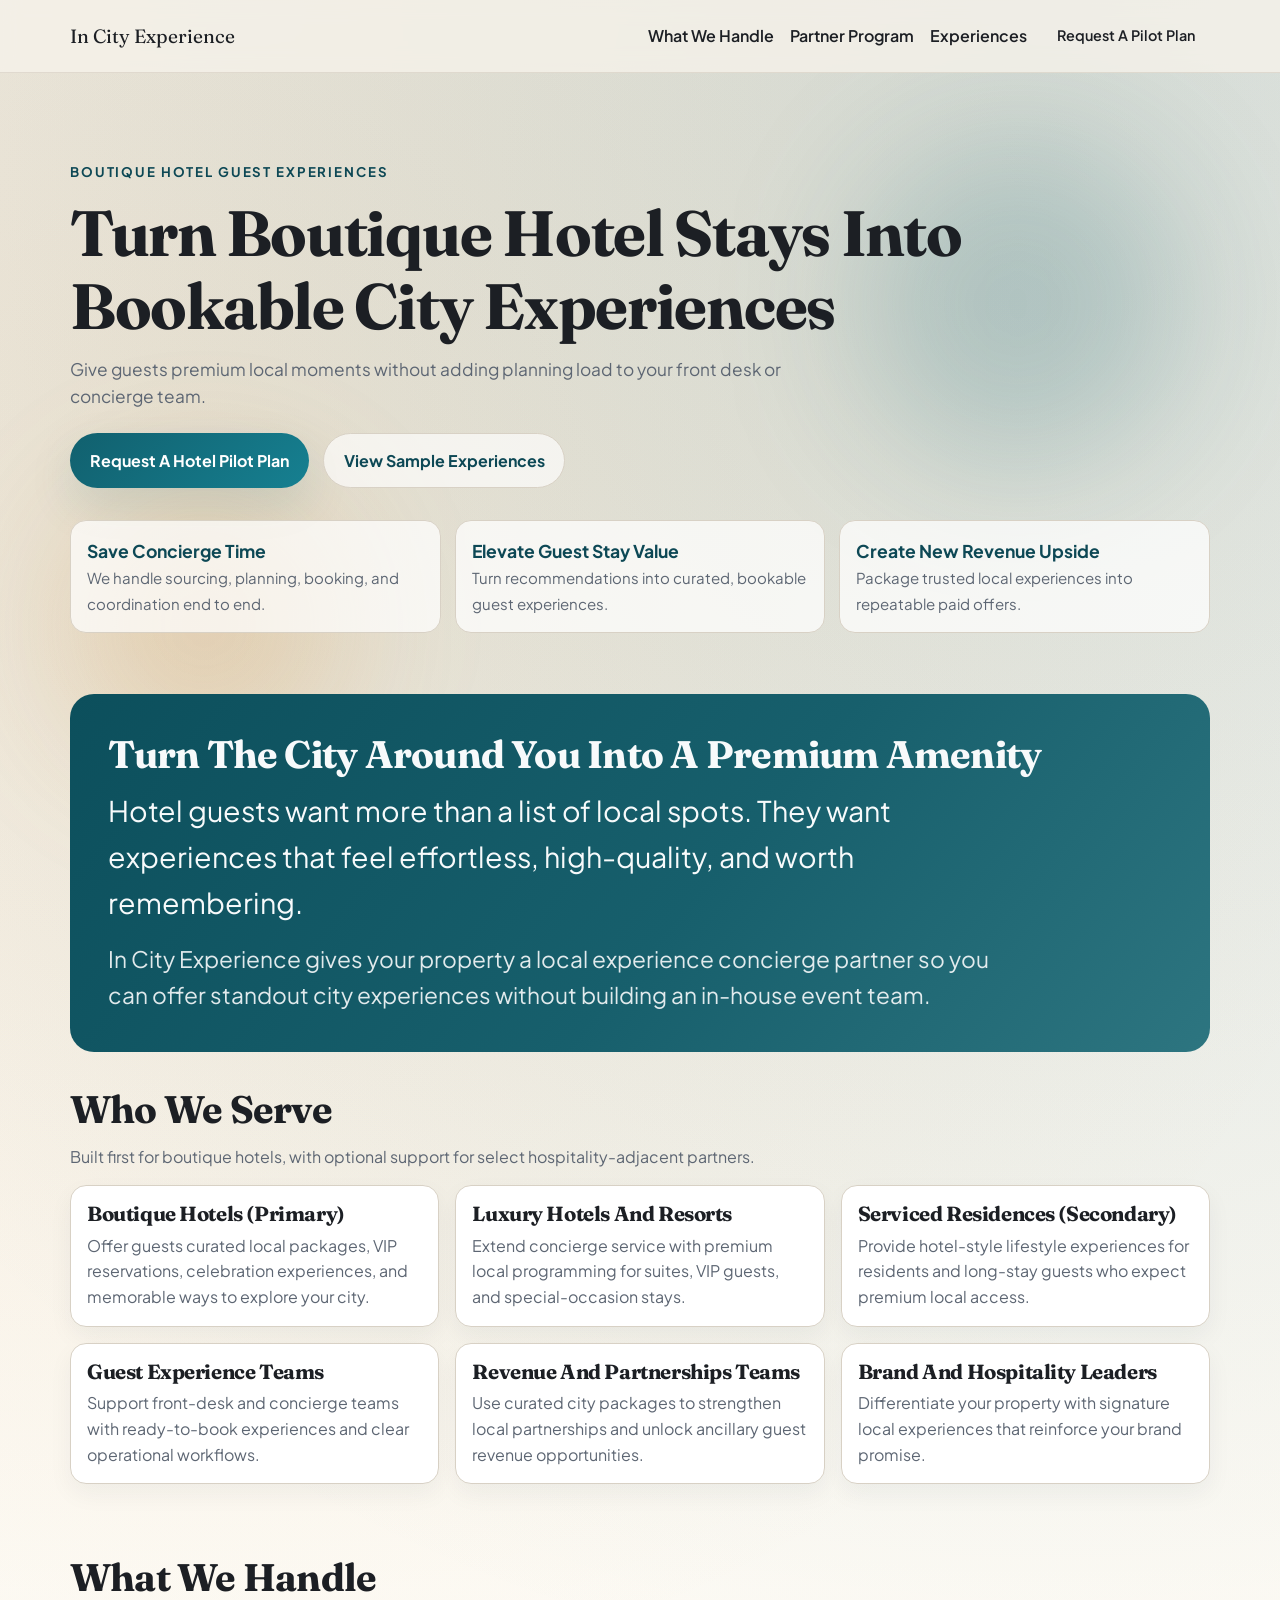
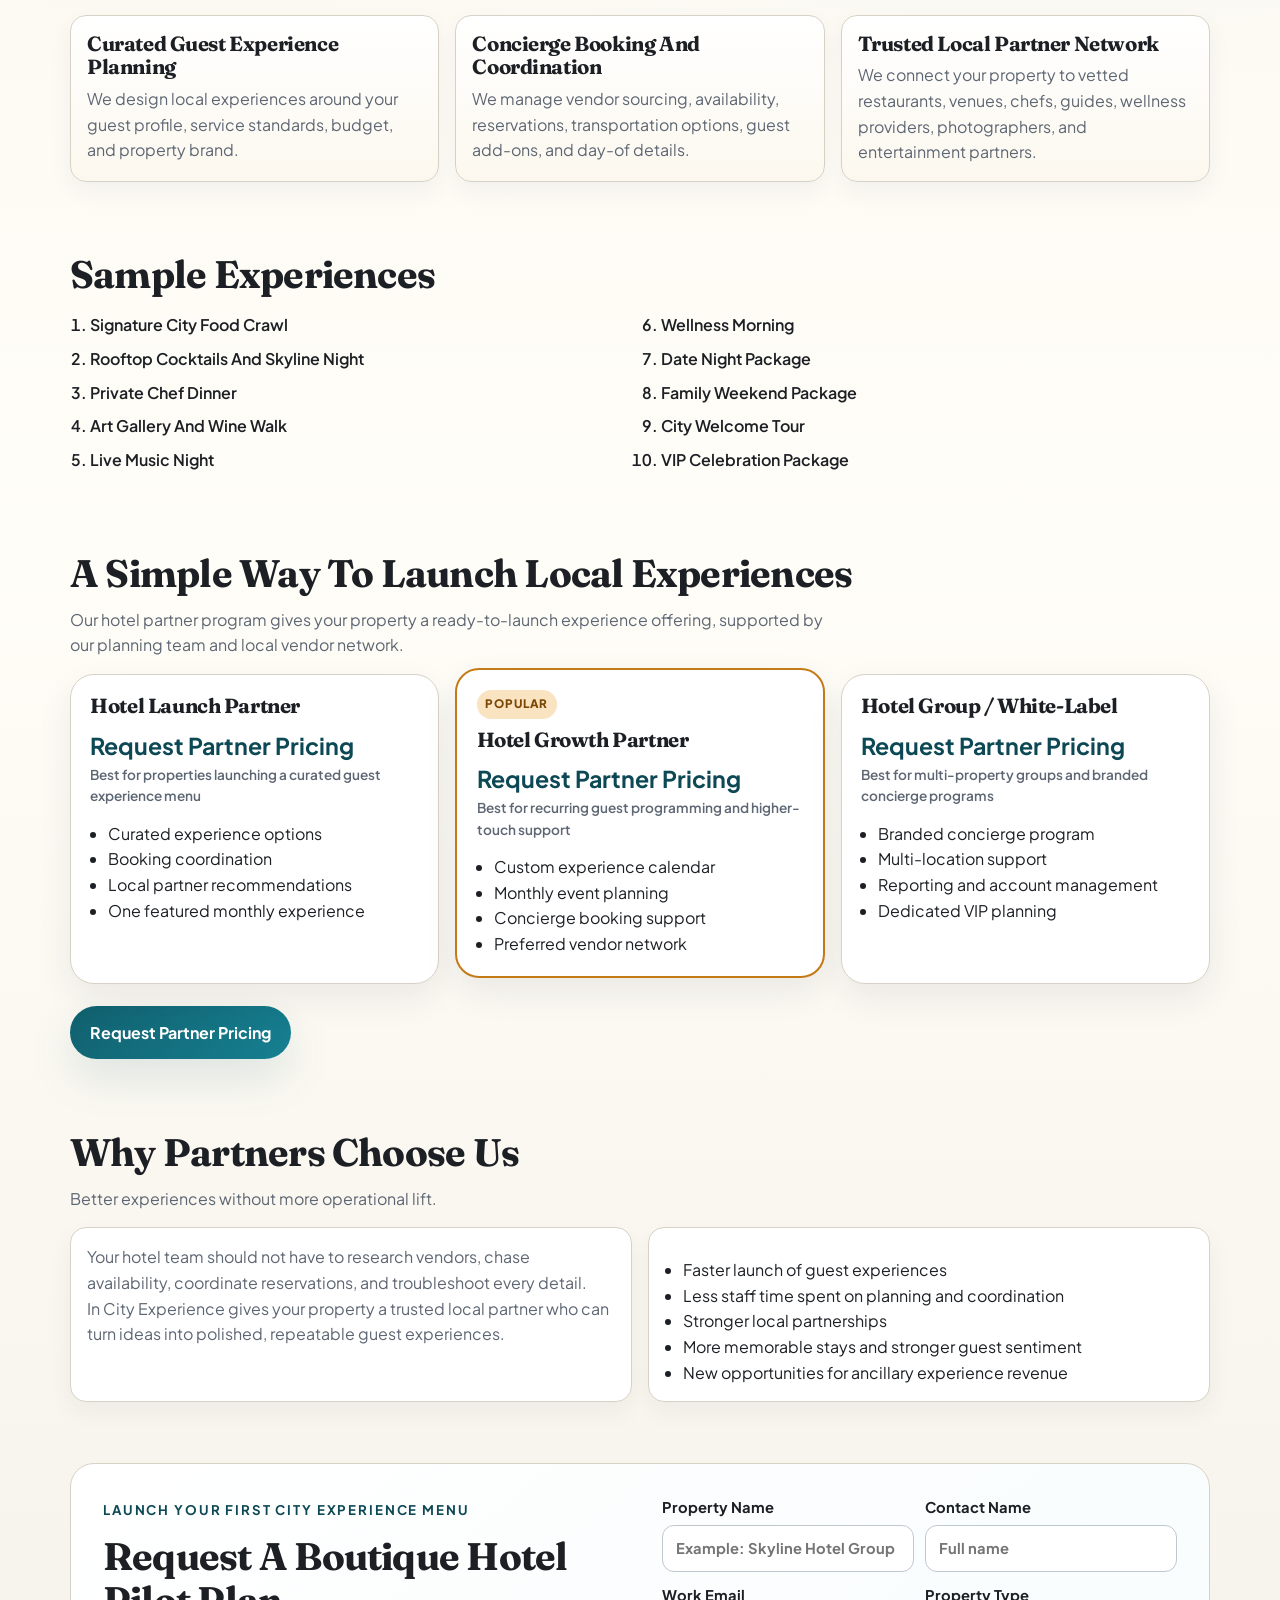
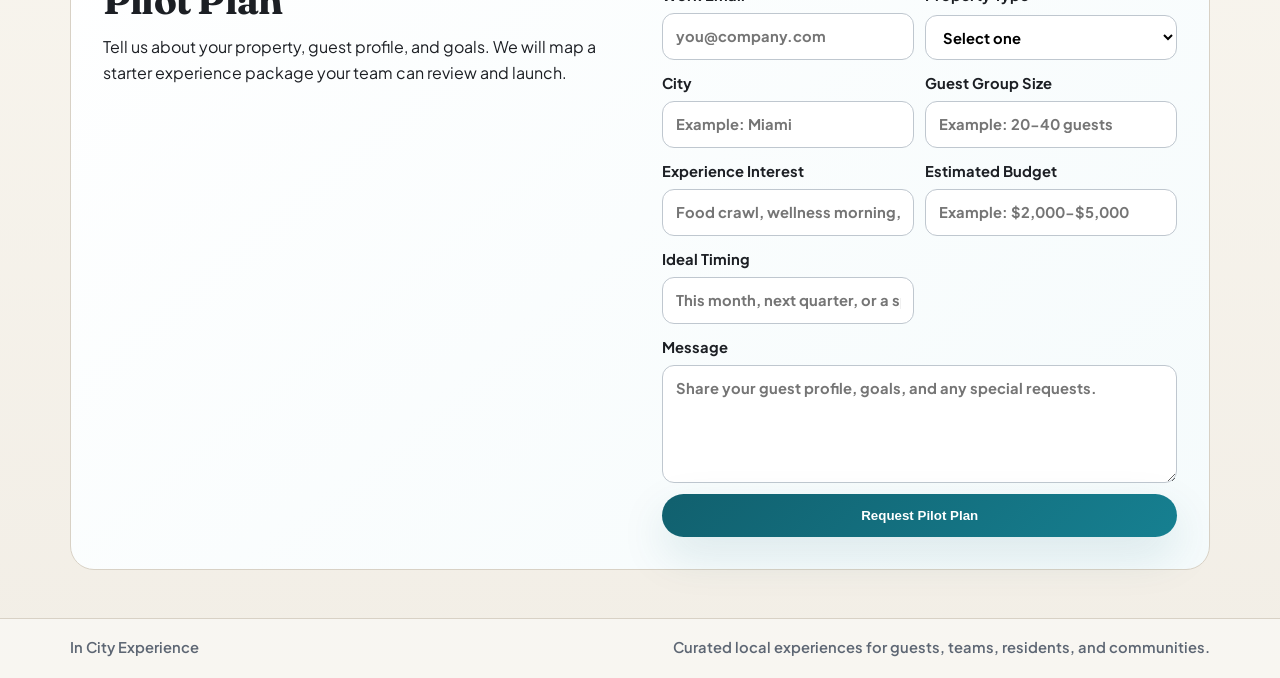
<file: index.html>
<!DOCTYPE html>
<html lang="en">

<head>
    <meta charset="UTF-8" />
    <meta name="viewport" content="width=device-width, initial-scale=1.0" />
    <title>In City Experience | Curated Local Experiences</title>
    <meta name="description"
        content="In City Experience helps hotels, companies, and communities turn the city around them into a premium amenity through curated local experiences." />
    <link rel="preconnect" href="https://fonts.googleapis.com" />
    <link rel="preconnect" href="https://fonts.gstatic.com" crossorigin />
    <link
        href="https://fonts.googleapis.com/css2?family=Fraunces:opsz,wght@9..144,500;9..144,700&family=Plus+Jakarta+Sans:wght@400;500;600;700;800&display=swap"
        rel="stylesheet" />
    <link rel="stylesheet" href="styles.css" />
</head>

<body>
    <div class="bg-orb bg-orb-a" aria-hidden="true"></div>
    <div class="bg-orb bg-orb-b" aria-hidden="true"></div>

    <header class="site-header">
        <div class="container nav-wrap">
            <a href="#top" class="brand">In City Experience</a>
            <nav class="top-nav" aria-label="Primary">
                <a href="#services">What We Handle</a>
                <a href="#packages">Partner Program</a>
                <a href="#experiences">Experiences</a>
                <a href="#contact" class="btn btn-sm">Request A Pilot Plan</a>
            </nav>
        </div>
    </header>

    <main id="top">
        <section class="hero container reveal">
            <p class="eyebrow">Boutique Hotel Guest Experiences</p>
            <h1 id="hero-headline">Curated City Experiences For Boutique Hotel Guests</h1>
            <p id="hero-subheadline" class="hero-copy">
                In City Experience helps boutique hotels offer memorable local experiences without adding operational
                lift to front-desk, concierge, or guest-services teams.
            </p>
            <div class="hero-actions">
                <a id="hero-primary-cta" href="#contact" class="btn btn-primary">Request A Pilot Plan</a>
                <a href="partner-experience-menu.html" class="btn btn-ghost">View Sample Experiences</a>
            </div>
            <ul class="hero-stats" aria-label="Value highlights">
                <li><strong>Save Concierge Time</strong><span>We handle sourcing, planning, booking, and coordination
                        end to end.</span></li>
                <li><strong>Elevate Guest Stay Value</strong><span>Turn recommendations into curated, bookable guest
                        experiences.</span></li>
                <li><strong>Create New Revenue Upside</strong><span>Package trusted local experiences into repeatable
                        paid offers.</span></li>
            </ul>
        </section>

        <section id="positioning" class="container panel reveal">
            <h2>Turn The City Around You Into A Premium Amenity</h2>
            <p class="quote">Hotel guests want more than a list of local spots. They want experiences that feel
                effortless, high-quality, and worth remembering.</p>
            <p class="quote quote-alt">In City Experience gives your property a local experience concierge partner so
                you can offer standout city experiences without building an in-house event team.</p>
        </section>

        <section class="container reveal">
            <div class="section-head">
                <h2>Who We Serve</h2>
                <p>Built first for boutique hotels, with optional support for select hospitality-adjacent partners.</p>
            </div>
            <div class="grid grid-3">
                <article class="card">
                    <h3>Boutique Hotels (Primary)</h3>
                    <p>Offer guests curated local packages, VIP reservations, celebration experiences, and memorable
                        ways to explore your city.</p>
                </article>
                <article class="card">
                    <h3>Luxury Hotels And Resorts</h3>
                    <p>Extend concierge service with premium local programming for suites, VIP guests, and
                        special-occasion stays.</p>
                </article>
                <article class="card">
                    <h3>Serviced Residences (Secondary)</h3>
                    <p>Provide hotel-style lifestyle experiences for residents and long-stay guests who expect premium
                        local access.</p>
                </article>
                <article class="card">
                    <h3>Guest Experience Teams</h3>
                    <p>Support front-desk and concierge teams with ready-to-book experiences and clear operational
                        workflows.</p>
                </article>
                <article class="card">
                    <h3>Revenue And Partnerships Teams</h3>
                    <p>Use curated city packages to strengthen local partnerships and unlock ancillary guest revenue
                        opportunities.</p>
                </article>
                <article class="card">
                    <h3>Brand And Hospitality Leaders</h3>
                    <p>Differentiate your property with signature local experiences that reinforce your brand promise.
                    </p>
                </article>
            </div>
        </section>

        <section id="services" class="container reveal">
            <div class="section-head">
                <h2>What We Handle</h2>
            </div>
            <div class="grid grid-3">
                <article class="card card-accent">
                    <h3>Curated Guest Experience Planning</h3>
                    <p>We design local experiences around your guest profile, service standards, budget, and property
                        brand.</p>
                </article>
                <article class="card card-accent">
                    <h3>Concierge Booking And Coordination</h3>
                    <p>We manage vendor sourcing, availability, reservations, transportation options, guest add-ons,
                        and day-of details.</p>
                </article>
                <article class="card card-accent">
                    <h3>Trusted Local Partner Network</h3>
                    <p>We connect your property to vetted restaurants, venues, chefs, guides, wellness providers,
                        photographers, and entertainment partners.</p>
                </article>
            </div>
        </section>

        <section id="experiences" class="container reveal">
            <div class="section-head">
                <h2>Sample Experiences</h2>
            </div>
            <ol class="experience-list">
                <li>Signature City Food Crawl</li>
                <li>Rooftop Cocktails And Skyline Night</li>
                <li>Private Chef Dinner</li>
                <li>Art Gallery And Wine Walk</li>
                <li>Live Music Night</li>
                <li>Wellness Morning</li>
                <li>Date Night Package</li>
                <li>Family Weekend Package</li>
                <li>City Welcome Tour</li>
                <li>VIP Celebration Package</li>
            </ol>
        </section>

        <section id="packages" class="container reveal">
            <div class="section-head">
                <h2>A Simple Way To Launch Local Experiences</h2>
                <p>Our hotel partner program gives your property a ready-to-launch experience offering, supported by our
                    planning team and local vendor network.</p>
            </div>
            <div class="pricing-grid">
                <article class="price-card">
                    <h3>Hotel Launch Partner</h3>
                    <p class="price">Request Partner Pricing<span>Best for properties launching a curated guest
                            experience menu</span></p>
                    <ul>
                        <li>Curated experience options</li>
                        <li>Booking coordination</li>
                        <li>Local partner recommendations</li>
                        <li>One featured monthly experience</li>
                    </ul>
                </article>
                <article class="price-card featured">
                    <p class="badge">Popular</p>
                    <h3>Hotel Growth Partner</h3>
                    <p class="price">Request Partner Pricing<span>Best for recurring guest programming and higher-touch
                            support</span></p>
                    <ul>
                        <li>Custom experience calendar</li>
                        <li>Monthly event planning</li>
                        <li>Concierge booking support</li>
                        <li>Preferred vendor network</li>
                    </ul>
                </article>
                <article class="price-card">
                    <h3>Hotel Group / White-Label</h3>
                    <p class="price">Request Partner Pricing<span>Best for multi-property groups and branded concierge
                            programs</span></p>
                    <ul>
                        <li>Branded concierge program</li>
                        <li>Multi-location support</li>
                        <li>Reporting and account management</li>
                        <li>Dedicated VIP planning</li>
                    </ul>
                </article>
            </div>
            <div class="hero-actions">
                <a href="#contact" class="btn btn-primary">Request Partner Pricing</a>
            </div>
        </section>

        <section class="container reveal">
            <div class="section-head">
                <h2>Why Partners Choose Us</h2>
                <p>Better experiences without more operational lift.</p>
            </div>
            <div class="grid grid-2">
                <article class="card">
                    <p>Your hotel team should not have to research vendors, chase availability, coordinate reservations,
                        and troubleshoot every detail.</p>
                    <p>In City Experience gives your property a trusted local partner who can turn ideas into polished,
                        repeatable guest experiences.</p>
                </article>
                <article class="card">
                    <ul>
                        <li>Faster launch of guest experiences</li>
                        <li>Less staff time spent on planning and coordination</li>
                        <li>Stronger local partnerships</li>
                        <li>More memorable stays and stronger guest sentiment</li>
                        <li>New opportunities for ancillary experience revenue</li>
                    </ul>
                </article>
            </div>
        </section>

        <section id="contact" class="container cta reveal">
            <div>
                <p class="eyebrow">Launch Your First City Experience Menu</p>
                <h2>Request A Boutique Hotel Pilot Plan</h2>
                <p>Tell us about your property, guest profile, and goals. We will map a starter experience package your
                    team can review and launch.</p>
            </div>
            <form class="contact-form" action="#" method="post">
                <label>
                    Property Name
                    <input type="text" name="org" placeholder="Example: Skyline Hotel Group" required />
                </label>
                <label>
                    Contact Name
                    <input type="text" name="contactPerson" placeholder="Full name" required />
                </label>
                <label>
                    Work Email
                    <input type="email" name="email" placeholder="you@company.com" required />
                </label>
                <label>
                    Property Type
                    <select name="segment" required>
                        <option value="">Select one</option>
                        <option>Boutique Hotel</option>
                        <option>Luxury Hotel / Resort</option>
                        <option>Boutique Property Group</option>
                        <option>Serviced Residence</option>
                        <option>Other</option>
                    </select>
                </label>
                <label>
                    City
                    <input type="text" name="city" placeholder="Example: Miami" required />
                </label>
                <label>
                    Guest Group Size
                    <input type="text" name="groupSize" placeholder="Example: 20-40 guests" required />
                </label>
                <label>
                    Experience Interest
                    <input type="text" name="experienceType"
                        placeholder="Food crawl, wellness morning, VIP dinner, date night package, or other" required />
                </label>
                <label>
                    Estimated Budget
                    <input type="text" name="budget" placeholder="Example: $2,000-$5,000" required />
                </label>
                <label>
                    Ideal Timing
                    <input type="text" name="desiredDate" placeholder="This month, next quarter, or a specific date"
                        required />
                </label>
                <label class="full-width">
                    Message
                    <textarea name="message" rows="4"
                        placeholder="Share your guest profile, goals, and any special requests." required></textarea>
                </label>
                <button type="submit" class="btn btn-primary">Request Pilot Plan</button>
            </form>
        </section>
    </main>

    <footer class="site-footer">
        <div class="container footer-wrap">
            <p>In City Experience</p>
            <p>Curated local experiences for guests, teams, residents, and communities.</p>
        </div>
    </footer>

    <script src="script.js"></script>
</body>

</html>
</file>
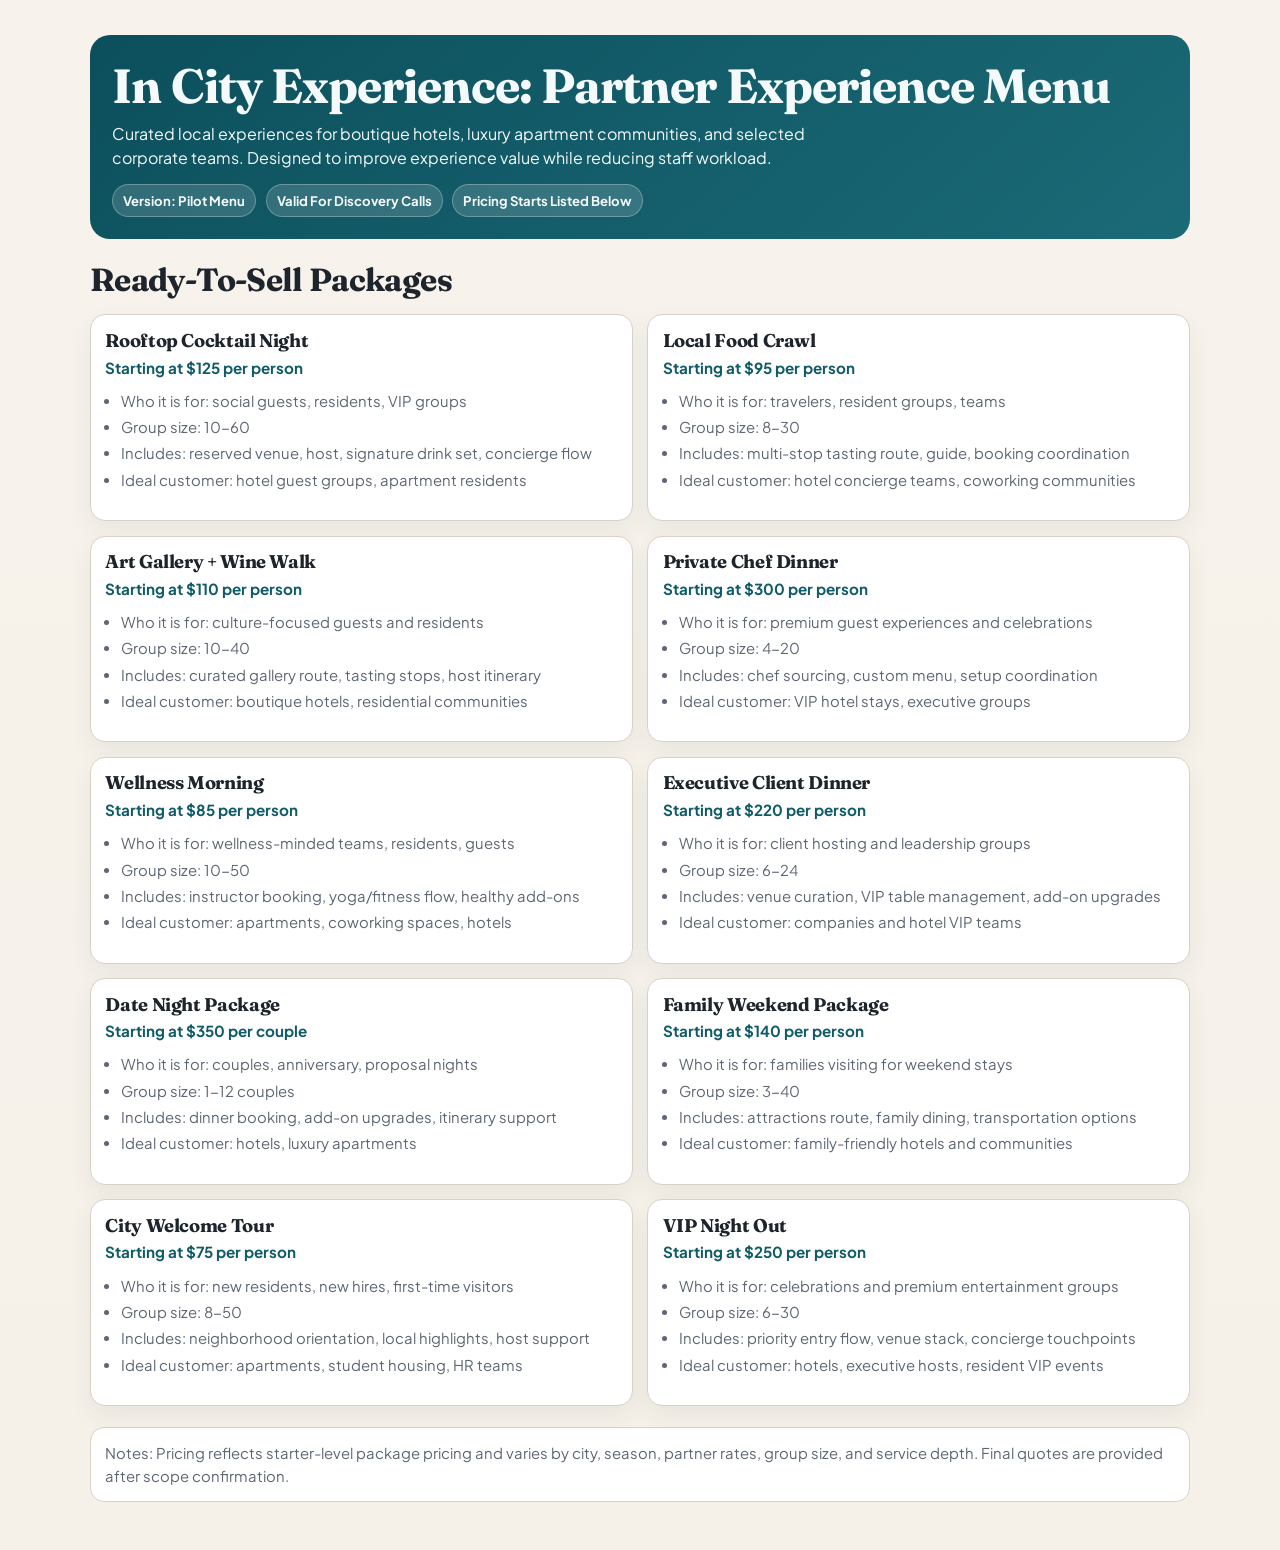
<file: partner-experience-menu.html>
<!DOCTYPE html>
<html lang="en">

<head>
    <meta charset="UTF-8" />
    <meta name="viewport" content="width=device-width, initial-scale=1.0" />
    <title>In City Experience | Partner Experience Menu</title>
    <link rel="preconnect" href="https://fonts.googleapis.com" />
    <link rel="preconnect" href="https://fonts.gstatic.com" crossorigin />
    <link
        href="https://fonts.googleapis.com/css2?family=Fraunces:opsz,wght@9..144,500;9..144,700&family=Plus+Jakarta+Sans:wght@400;500;600;700&display=swap"
        rel="stylesheet" />
    <style>
        :root {
            --bg: #f5f1e9;
            --ink: #1e242b;
            --muted: #5d6673;
            --brand: #0f5b67;
            --card: #ffffff;
            --line: #d8d1c5;
        }

        * {
            box-sizing: border-box;
        }

        body {
            margin: 0;
            font-family: "Plus Jakarta Sans", sans-serif;
            color: var(--ink);
            background: linear-gradient(180deg, #f7f3ec 0%, var(--bg) 100%);
            line-height: 1.5;
        }

        .wrap {
            width: min(1100px, 93vw);
            margin: 0 auto;
            padding: 2.2rem 0 3rem;
        }

        h1,
        h2,
        h3 {
            font-family: "Fraunces", serif;
            margin: 0;
            line-height: 1.15;
            letter-spacing: -0.02em;
        }

        h1 {
            font-size: clamp(2rem, 4vw, 3rem);
        }

        h2 {
            font-size: clamp(1.4rem, 2.5vw, 2rem);
            margin-top: 1.4rem;
        }

        h3 {
            font-size: 1.15rem;
        }

        p {
            margin: 0;
        }

        .hero {
            background: linear-gradient(140deg, #0c4f5c, #1b6a77);
            color: #f4fafb;
            border-radius: 20px;
            padding: 1.4rem;
            margin-bottom: 1rem;
        }

        .hero p {
            margin-top: 0.6rem;
            max-width: 760px;
        }

        .meta {
            margin-top: 0.85rem;
            display: flex;
            gap: 0.6rem;
            flex-wrap: wrap;
        }

        .pill {
            background: rgba(255, 255, 255, 0.15);
            border: 1px solid rgba(255, 255, 255, 0.28);
            border-radius: 999px;
            padding: 0.35rem 0.62rem;
            font-size: 0.82rem;
            font-weight: 700;
        }

        .grid {
            display: grid;
            gap: 0.9rem;
            grid-template-columns: repeat(2, minmax(0, 1fr));
            margin-top: 1rem;
        }

        .menu-item {
            background: var(--card);
            border: 1px solid var(--line);
            border-radius: 15px;
            padding: 0.9rem;
            box-shadow: 0 10px 24px rgba(12, 28, 45, 0.06);
        }

        .price {
            font-size: 0.95rem;
            color: var(--brand);
            font-weight: 700;
            margin-top: 0.35rem;
        }

        .details {
            margin-top: 0.65rem;
            padding-left: 1rem;
            color: var(--muted);
            font-size: 0.93rem;
        }

        .details li {
            margin-bottom: 0.25rem;
        }

        .footer-note {
            margin-top: 1.3rem;
            color: var(--muted);
            font-size: 0.93rem;
            background: #fff;
            border: 1px solid var(--line);
            border-radius: 14px;
            padding: 0.9rem;
        }

        @media (max-width: 760px) {
            .grid {
                grid-template-columns: 1fr;
            }
        }

        @media print {
            body {
                background: #fff;
            }

            .wrap {
                width: 100%;
                padding: 0;
            }

            .hero,
            .menu-item,
            .footer-note {
                box-shadow: none;
            }
        }
    </style>
</head>

<body>
    <main class="wrap">
        <section class="hero">
            <h1>In City Experience: Partner Experience Menu</h1>
            <p>Curated local experiences for boutique hotels, luxury apartment communities, and selected corporate
                teams. Designed to improve experience value while reducing staff workload.</p>
            <div class="meta">
                <span class="pill">Version: Pilot Menu</span>
                <span class="pill">Valid For Discovery Calls</span>
                <span class="pill">Pricing Starts Listed Below</span>
            </div>
        </section>

        <h2>Ready-To-Sell Packages</h2>
        <div class="grid">
            <article class="menu-item">
                <h3>Rooftop Cocktail Night</h3>
                <p class="price">Starting at $125 per person</p>
                <ul class="details">
                    <li>Who it is for: social guests, residents, VIP groups</li>
                    <li>Group size: 10-60</li>
                    <li>Includes: reserved venue, host, signature drink set, concierge flow</li>
                    <li>Ideal customer: hotel guest groups, apartment residents</li>
                </ul>
            </article>

            <article class="menu-item">
                <h3>Local Food Crawl</h3>
                <p class="price">Starting at $95 per person</p>
                <ul class="details">
                    <li>Who it is for: travelers, resident groups, teams</li>
                    <li>Group size: 8-30</li>
                    <li>Includes: multi-stop tasting route, guide, booking coordination</li>
                    <li>Ideal customer: hotel concierge teams, coworking communities</li>
                </ul>
            </article>

            <article class="menu-item">
                <h3>Art Gallery + Wine Walk</h3>
                <p class="price">Starting at $110 per person</p>
                <ul class="details">
                    <li>Who it is for: culture-focused guests and residents</li>
                    <li>Group size: 10-40</li>
                    <li>Includes: curated gallery route, tasting stops, host itinerary</li>
                    <li>Ideal customer: boutique hotels, residential communities</li>
                </ul>
            </article>

            <article class="menu-item">
                <h3>Private Chef Dinner</h3>
                <p class="price">Starting at $300 per person</p>
                <ul class="details">
                    <li>Who it is for: premium guest experiences and celebrations</li>
                    <li>Group size: 4-20</li>
                    <li>Includes: chef sourcing, custom menu, setup coordination</li>
                    <li>Ideal customer: VIP hotel stays, executive groups</li>
                </ul>
            </article>

            <article class="menu-item">
                <h3>Wellness Morning</h3>
                <p class="price">Starting at $85 per person</p>
                <ul class="details">
                    <li>Who it is for: wellness-minded teams, residents, guests</li>
                    <li>Group size: 10-50</li>
                    <li>Includes: instructor booking, yoga/fitness flow, healthy add-ons</li>
                    <li>Ideal customer: apartments, coworking spaces, hotels</li>
                </ul>
            </article>

            <article class="menu-item">
                <h3>Executive Client Dinner</h3>
                <p class="price">Starting at $220 per person</p>
                <ul class="details">
                    <li>Who it is for: client hosting and leadership groups</li>
                    <li>Group size: 6-24</li>
                    <li>Includes: venue curation, VIP table management, add-on upgrades</li>
                    <li>Ideal customer: companies and hotel VIP teams</li>
                </ul>
            </article>

            <article class="menu-item">
                <h3>Date Night Package</h3>
                <p class="price">Starting at $350 per couple</p>
                <ul class="details">
                    <li>Who it is for: couples, anniversary, proposal nights</li>
                    <li>Group size: 1-12 couples</li>
                    <li>Includes: dinner booking, add-on upgrades, itinerary support</li>
                    <li>Ideal customer: hotels, luxury apartments</li>
                </ul>
            </article>

            <article class="menu-item">
                <h3>Family Weekend Package</h3>
                <p class="price">Starting at $140 per person</p>
                <ul class="details">
                    <li>Who it is for: families visiting for weekend stays</li>
                    <li>Group size: 3-40</li>
                    <li>Includes: attractions route, family dining, transportation options</li>
                    <li>Ideal customer: family-friendly hotels and communities</li>
                </ul>
            </article>

            <article class="menu-item">
                <h3>City Welcome Tour</h3>
                <p class="price">Starting at $75 per person</p>
                <ul class="details">
                    <li>Who it is for: new residents, new hires, first-time visitors</li>
                    <li>Group size: 8-50</li>
                    <li>Includes: neighborhood orientation, local highlights, host support</li>
                    <li>Ideal customer: apartments, student housing, HR teams</li>
                </ul>
            </article>

            <article class="menu-item">
                <h3>VIP Night Out</h3>
                <p class="price">Starting at $250 per person</p>
                <ul class="details">
                    <li>Who it is for: celebrations and premium entertainment groups</li>
                    <li>Group size: 6-30</li>
                    <li>Includes: priority entry flow, venue stack, concierge touchpoints</li>
                    <li>Ideal customer: hotels, executive hosts, resident VIP events</li>
                </ul>
            </article>
        </div>

        <p class="footer-note">
            Notes: Pricing reflects starter-level package pricing and varies by city, season, partner rates, group size,
            and service depth. Final quotes are provided after scope confirmation.
        </p>
    </main>
</body>

</html>
</file>
<file: styles.css>
:root {
    --bg: #f6f2eb;
    --bg-alt: #fffdf7;
    --ink: #1c1f24;
    --muted: #5d6673;
    --line: #d8d1c5;
    --brand: #11606e;
    --brand-strong: #0d4855;
    --accent: #c57a18;
    --card: #fff;
    --radius-lg: 24px;
    --radius-md: 16px;
    --shadow: 0 18px 45px rgba(17, 96, 110, 0.13);
}

* {
    box-sizing: border-box;
}

html,
body {
    margin: 0;
    padding: 0;
}

body {
    font-family: "Plus Jakarta Sans", sans-serif;
    color: var(--ink);
    background:
        radial-gradient(circle at 15% 12%, rgba(197, 122, 24, 0.11), transparent 35%),
        radial-gradient(circle at 82% 4%, rgba(17, 96, 110, 0.15), transparent 40%),
        linear-gradient(180deg, var(--bg) 0%, var(--bg-alt) 55%, #f2eee6 100%);
    line-height: 1.6;
}

h1,
h2,
h3 {
    font-family: "Fraunces", serif;
    letter-spacing: -0.02em;
    line-height: 1.15;
    margin-top: 0;
}

h1 {
    font-size: clamp(2.2rem, 5vw, 4.2rem);
    margin-bottom: 0.8rem;
}

h2 {
    font-size: clamp(1.7rem, 3vw, 2.7rem);
    margin-bottom: 0.75rem;
}

h3 {
    font-size: 1.28rem;
    margin-bottom: 0.45rem;
}

p {
    margin: 0;
}

.container {
    width: min(1140px, 92vw);
    margin: 0 auto;
}

.site-header {
    position: sticky;
    top: 0;
    z-index: 20;
    backdrop-filter: blur(10px);
    background: rgba(246, 242, 235, 0.78);
    border-bottom: 1px solid rgba(216, 209, 197, 0.7);
}

.nav-wrap {
    display: flex;
    align-items: center;
    justify-content: space-between;
    min-height: 72px;
}

.brand {
    text-decoration: none;
    font-family: "Fraunces", serif;
    font-size: 1.2rem;
    color: var(--ink);
}

.top-nav {
    display: flex;
    align-items: center;
    gap: 1rem;
}

.top-nav a {
    color: var(--ink);
    text-decoration: none;
    font-weight: 600;
}

.hero {
    padding: 5.3rem 0 2.2rem;
}

.eyebrow {
    display: inline-block;
    font-size: 0.83rem;
    text-transform: uppercase;
    letter-spacing: 0.14em;
    color: var(--brand-strong);
    margin-bottom: 0.85rem;
    font-weight: 700;
}

.hero-copy {
    max-width: 760px;
    color: var(--muted);
    font-size: 1.08rem;
}

.hero-actions {
    display: flex;
    gap: 0.9rem;
    margin-top: 1.4rem;
    flex-wrap: wrap;
}

.btn {
    appearance: none;
    border: none;
    display: inline-flex;
    align-items: center;
    justify-content: center;
    gap: 0.4rem;
    border-radius: 999px;
    font-weight: 700;
    text-decoration: none;
    cursor: pointer;
    transition: transform 0.2s ease, box-shadow 0.2s ease, background 0.25s ease;
}

.btn:hover {
    transform: translateY(-2px);
}

.btn-primary {
    background: linear-gradient(135deg, var(--brand), #168091);
    color: #fff;
    padding: 0.86rem 1.25rem;
    box-shadow: var(--shadow);
}

.btn-ghost {
    color: var(--brand-strong);
    border: 1px solid var(--line);
    background: rgba(255, 255, 255, 0.65);
    padding: 0.84rem 1.2rem;
}

.btn-sm {
    font-size: 0.9rem;
    padding: 0.58rem 0.92rem;
}

.hero-stats {
    list-style: none;
    padding: 0;
    margin: 2rem 0 0;
    display: grid;
    grid-template-columns: repeat(3, minmax(0, 1fr));
    gap: 0.85rem;
}

.hero-stats li {
    background: rgba(255, 255, 255, 0.72);
    border: 1px solid var(--line);
    border-radius: var(--radius-md);
    padding: 1rem;
}

.hero-stats strong {
    display: block;
    font-size: 1.1rem;
    color: var(--brand-strong);
}

.hero-stats span {
    color: var(--muted);
    font-size: 0.94rem;
}

.panel {
    margin-top: 1.6rem;
    background: linear-gradient(130deg, #0c4f5c, #175f6c 55%, #2d7580 100%);
    color: #f7fafb;
    border-radius: var(--radius-lg);
    padding: clamp(1.5rem, 4vw, 2.4rem);
}

.quote {
    font-size: clamp(1.16rem, 2.8vw, 1.78rem);
    max-width: 900px;
}

.quote-alt {
    margin-top: 1rem;
    color: rgba(247, 250, 251, 0.9);
    font-size: clamp(1.02rem, 2.2vw, 1.42rem);
}

section {
    padding: 2.2rem 0;
}

.section-head {
    margin-bottom: 1rem;
}

.section-head p {
    color: var(--muted);
    max-width: 760px;
}

.sales-assets {
    padding-top: 1.1rem;
}

.asset-actions {
    display: flex;
    flex-wrap: wrap;
    gap: 0.85rem;
}

.grid {
    display: grid;
    gap: 1rem;
}

.grid-3 {
    grid-template-columns: repeat(3, minmax(0, 1fr));
}

.grid-2 {
    grid-template-columns: repeat(2, minmax(0, 1fr));
}

.card {
    background: var(--card);
    border: 1px solid var(--line);
    border-radius: var(--radius-md);
    padding: 1rem;
    box-shadow: 0 10px 24px rgba(19, 37, 54, 0.05);
}

.card p {
    color: var(--muted);
}

.card ul {
    margin: 0.8rem 0 0;
    padding-left: 1.1rem;
}

.card-accent {
    background: linear-gradient(180deg, #fff, #fcf8ef);
}

.pricing-grid {
    display: grid;
    gap: 1rem;
    grid-template-columns: repeat(3, minmax(0, 1fr));
}

.price-card {
    border: 1px solid var(--line);
    border-radius: var(--radius-lg);
    background: #fff;
    padding: 1.2rem;
    position: relative;
    box-shadow: 0 14px 35px rgba(30, 44, 58, 0.08);
}

.price-card .price {
    font-size: 1.45rem;
    margin: 0.55rem 0 0.85rem;
    color: var(--brand-strong);
    font-weight: 700;
}

.price-card .price span {
    display: block;
    font-size: 0.85rem;
    color: var(--muted);
    font-weight: 600;
}

.price-card ul {
    margin: 0;
    padding-left: 1.1rem;
}

.price-card.featured {
    border: 2px solid var(--accent);
    transform: translateY(-6px);
}

.badge {
    display: inline-block;
    background: #f9e3c1;
    color: #7c4704;
    font-size: 0.73rem;
    letter-spacing: 0.08em;
    text-transform: uppercase;
    font-weight: 800;
    padding: 0.3rem 0.52rem;
    border-radius: 999px;
    margin-bottom: 0.56rem;
}

.experience-list {
    margin: 0;
    padding-left: 1.28rem;
    columns: 2;
    gap: 1.4rem;
}

.experience-list li {
    break-inside: avoid;
    margin-bottom: 0.5rem;
    font-weight: 600;
}

.checklist {
    margin: 0;
    padding: 0;
    list-style: none;
    display: grid;
    gap: 0.6rem;
    grid-template-columns: repeat(2, minmax(0, 1fr));
}

.checklist li {
    background: #fff;
    border: 1px solid var(--line);
    border-radius: 12px;
    padding: 0.72rem 0.82rem;
    font-weight: 600;
}

.cta {
    margin-top: 1.6rem;
    margin-bottom: 3rem;
    background: linear-gradient(140deg, #fff, #f5fbfc);
    border: 1px solid var(--line);
    border-radius: var(--radius-lg);
    padding: clamp(1.1rem, 4vw, 2rem);
    display: grid;
    grid-template-columns: 1.05fr 1fr;
    gap: 1.2rem;
}

.contact-form {
    display: grid;
    gap: 0.72rem;
    grid-template-columns: repeat(2, minmax(0, 1fr));
}

.contact-form label {
    font-weight: 700;
    font-size: 0.92rem;
    display: grid;
    gap: 0.35rem;
}

.contact-form .full-width {
    grid-column: 1 / -1;
}

.contact-form button {
    grid-column: 1 / -1;
}

input,
select,
textarea {
    font: inherit;
    border: 1px solid #bfc7cf;
    border-radius: 12px;
    padding: 0.68rem 0.78rem;
    background: #fff;
}

input:focus,
select:focus,
textarea:focus {
    outline: 3px solid rgba(17, 96, 110, 0.22);
    border-color: var(--brand);
}

.site-footer {
    border-top: 1px solid var(--line);
    padding: 1.1rem 0;
    background: rgba(255, 255, 255, 0.45);
}

.footer-wrap {
    display: flex;
    justify-content: space-between;
    gap: 1rem;
    color: var(--muted);
    font-weight: 600;
    font-size: 0.92rem;
}

.bg-orb {
    position: fixed;
    border-radius: 50%;
    filter: blur(70px);
    pointer-events: none;
    z-index: -1;
}

.bg-orb-a {
    width: 320px;
    height: 320px;
    background: rgba(17, 96, 110, 0.2);
    right: 8vw;
    top: 16vh;
}

.bg-orb-b {
    width: 280px;
    height: 280px;
    background: rgba(197, 122, 24, 0.18);
    left: 5vw;
    bottom: 15vh;
}

.reveal {
    opacity: 0;
    transform: translateY(22px);
    transition: opacity 0.65s ease, transform 0.65s ease;
}

.reveal.in-view {
    opacity: 1;
    transform: translateY(0);
}

@media (max-width: 980px) {

    .grid-3,
    .pricing-grid {
        grid-template-columns: repeat(2, minmax(0, 1fr));
    }

    .cta {
        grid-template-columns: 1fr;
    }

    .top-nav a:not(.btn) {
        display: none;
    }
}

@media (max-width: 700px) {
    .hero {
        padding-top: 4rem;
    }

    .hero-stats,
    .grid-2,
    .grid-3,
    .pricing-grid,
    .checklist,
    .contact-form {
        grid-template-columns: 1fr;
    }

    .experience-list {
        columns: 1;
    }

    .footer-wrap {
        flex-direction: column;
    }
}
</file>
